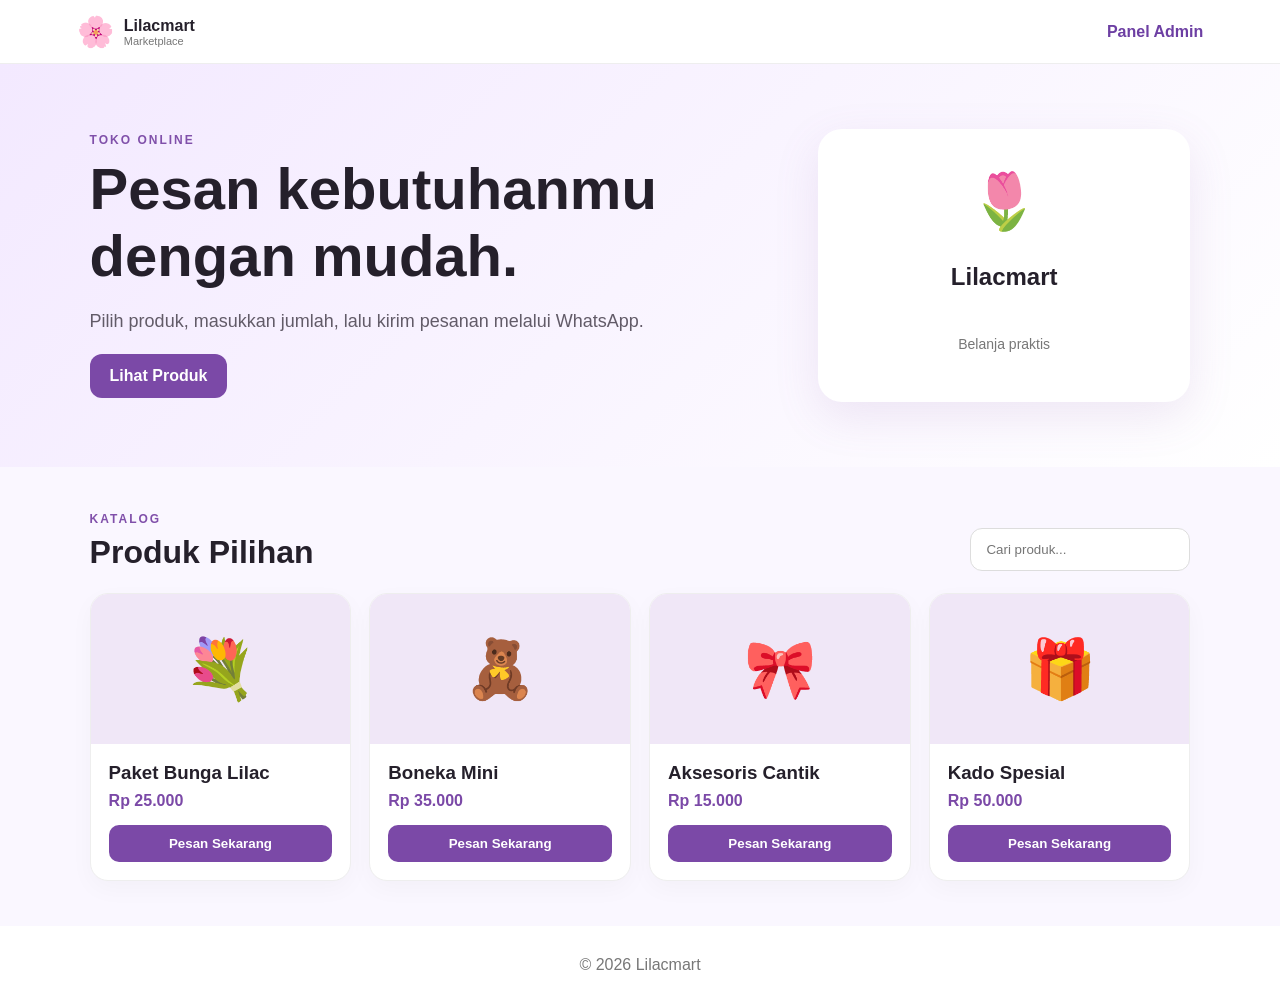
<file: index.html>
<!doctype html>
<html lang="id">
<head>
  <meta charset="UTF-8">
  <meta name="viewport" content="width=device-width, initial-scale=1.0">
  <meta name="description" content="Lilacmart - Marketplace sederhana dengan pemesanan otomatis.">
  <title>Lilacmart - Pesanan Otomatis</title>
  <link rel="stylesheet" href="style.css">
</head>
<body>
  <header class="topbar">
    <a class="brand" href="index.html">
      <span class="brand-icon">🌸</span>
      <span><strong>Lilacmart</strong><small>Marketplace</small></span>
    </a>
    <a class="admin-link" href="admin.html">Panel Admin</a>
  </header>

  <main>
    <section class="hero">
      <div>
        <p class="eyebrow">TOKO ONLINE</p>
        <h1>Pesan kebutuhanmu dengan mudah.</h1>
        <p class="hero-text">Pilih produk, masukkan jumlah, lalu kirim pesanan melalui WhatsApp.</p>
        <a class="button" href="#produk">Lihat Produk</a>
      </div>
      <div class="hero-card">🌷<br><b>Lilacmart</b><br><span>Belanja praktis</span></div>
    </section>

    <section id="produk" class="section">
      <div class="section-title">
        <div><p class="eyebrow">KATALOG</p><h2>Produk Pilihan</h2></div>
        <input id="search" type="search" placeholder="Cari produk...">
      </div>
      <div id="productList" class="product-grid"></div>
    </section>
  </main>

  <footer>© <span id="year"></span> Lilacmart</footer>

  <script src="script.js"></script>
</body>
</html>
</file>
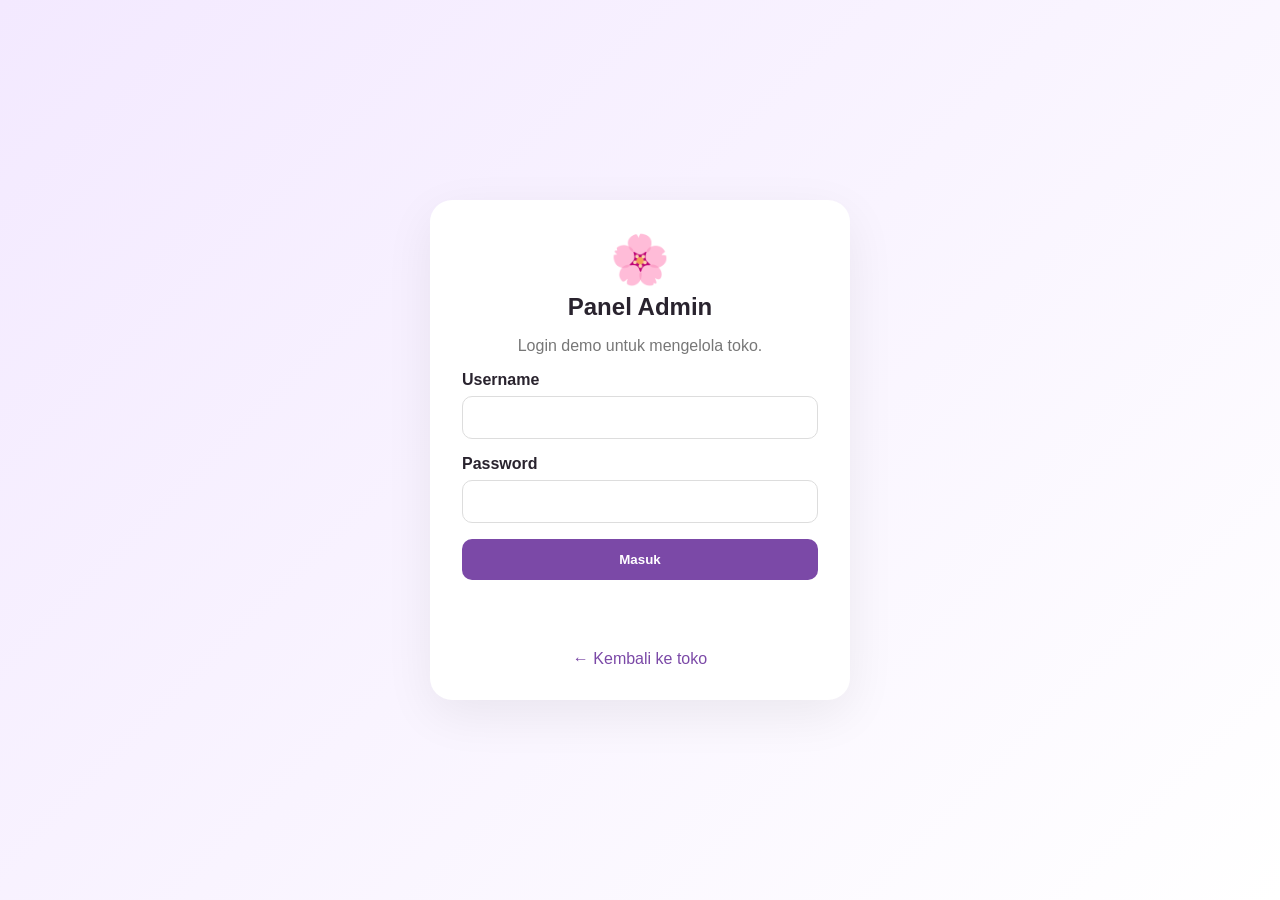
<file: admin.html>
<!doctype html>
<html lang="id">
<head>
  <meta charset="UTF-8">
  <meta name="viewport" content="width=device-width, initial-scale=1.0">
  <title>Admin - Lilacmart</title>
  <link rel="stylesheet" href="admin.css">
</head>
<body>
  <main class="login-wrap">
    <section class="login-card">
      <div class="logo">🌸</div>
      <h1>Panel Admin</h1>
      <p>Login demo untuk mengelola toko.</p>
      <form id="loginForm">
        <label>Username<input id="username" required autocomplete="username"></label>
        <label>Password<input id="password" type="password" required autocomplete="current-password"></label>
        <button type="submit">Masuk</button>
        <p id="error" class="error"></p>
      </form>
      <a href="index.html">← Kembali ke toko</a>
    </section>
  </main>
  <script src="admin.js"></script>
</body>
</html>
</file>
<file: style.css>
*{box-sizing:border-box}html{scroll-behavior:smooth}body{margin:0;font-family:Arial,sans-serif;background:#faf7ff;color:#25202b}.topbar{position:sticky;top:0;z-index:10;display:flex;justify-content:space-between;align-items:center;padding:14px 6%;background:#fff;border-bottom:1px solid #eee}.brand{display:flex;gap:10px;align-items:center;color:#25202b;text-decoration:none}.brand-icon{font-size:30px}.brand small{display:block;color:#777;font-size:11px}.admin-link{color:#6d3fa3;text-decoration:none;font-weight:700}.hero{display:grid;grid-template-columns:1.5fr .8fr;gap:30px;align-items:center;padding:65px 7%;background:linear-gradient(135deg,#f3e9ff,#fff)}.eyebrow{color:#8050aa;font-weight:800;letter-spacing:2px;font-size:12px;margin:0 0 8px}.hero h1{font-size:clamp(34px,6vw,58px);margin:0 0 16px}.hero-text{font-size:18px;color:#625b68;max-width:600px;line-height:1.6}.button{display:inline-block;background:#7b49a7;color:#fff;padding:13px 20px;border-radius:12px;text-decoration:none;font-weight:700}.hero-card{padding:40px;text-align:center;border-radius:24px;background:#fff;box-shadow:0 15px 45px #8c63aa22;font-size:55px}.hero-card b{font-size:24px}.hero-card span{font-size:14px;color:#777}.section{padding:45px 7%}.section-title{display:flex;justify-content:space-between;gap:20px;align-items:end;margin-bottom:22px}.section h2{margin:0;font-size:32px}.section input{padding:13px 15px;border:1px solid #ddd;border-radius:12px;min-width:220px}.product-grid{display:grid;grid-template-columns:repeat(auto-fit,minmax(210px,1fr));gap:18px}.product{background:#fff;border:1px solid #eee;border-radius:18px;overflow:hidden;box-shadow:0 8px 25px #00000008}.product-image{height:150px;display:grid;place-items:center;background:#f0e7f7;font-size:58px}.product-body{padding:18px}.product h3{margin:0 0 8px}.price{font-weight:800;color:#7b49a7;margin-bottom:15px}.order{width:100%;border:0;border-radius:10px;padding:11px;background:#7b49a7;color:#fff;font-weight:700}.empty{text-align:center;color:#777;padding:30px}footer{text-align:center;padding:30px;color:#777;background:#fff}@media(max-width:700px){.hero{grid-template-columns:1fr;padding:45px 6%}.hero-card{display:none}.section-title{align-items:stretch;flex-direction:column}.section input{width:100%}}
</file>
<file: admin.css>
*{box-sizing:border-box}body{margin:0;font-family:Arial,sans-serif;background:linear-gradient(135deg,#f3e9ff,#fff);color:#29232e}.login-wrap{min-height:100vh;display:grid;place-items:center;padding:20px}.login-card{width:min(420px,100%);background:#fff;padding:32px;border-radius:22px;box-shadow:0 15px 50px #0001;text-align:center}.logo{font-size:48px}.login-card h1{margin:5px 0}.login-card p{color:#777}.login-card label{display:block;text-align:left;font-weight:700;margin:16px 0}.login-card input{display:block;width:100%;margin-top:7px;padding:13px;border:1px solid #ddd;border-radius:10px}.login-card button{width:100%;padding:13px;border:0;border-radius:10px;background:#7b49a7;color:#fff;font-weight:700}.login-card a{display:inline-block;margin-top:18px;color:#7b49a7;text-decoration:none}.error{color:#c62828!important;min-height:20px}
</file>
